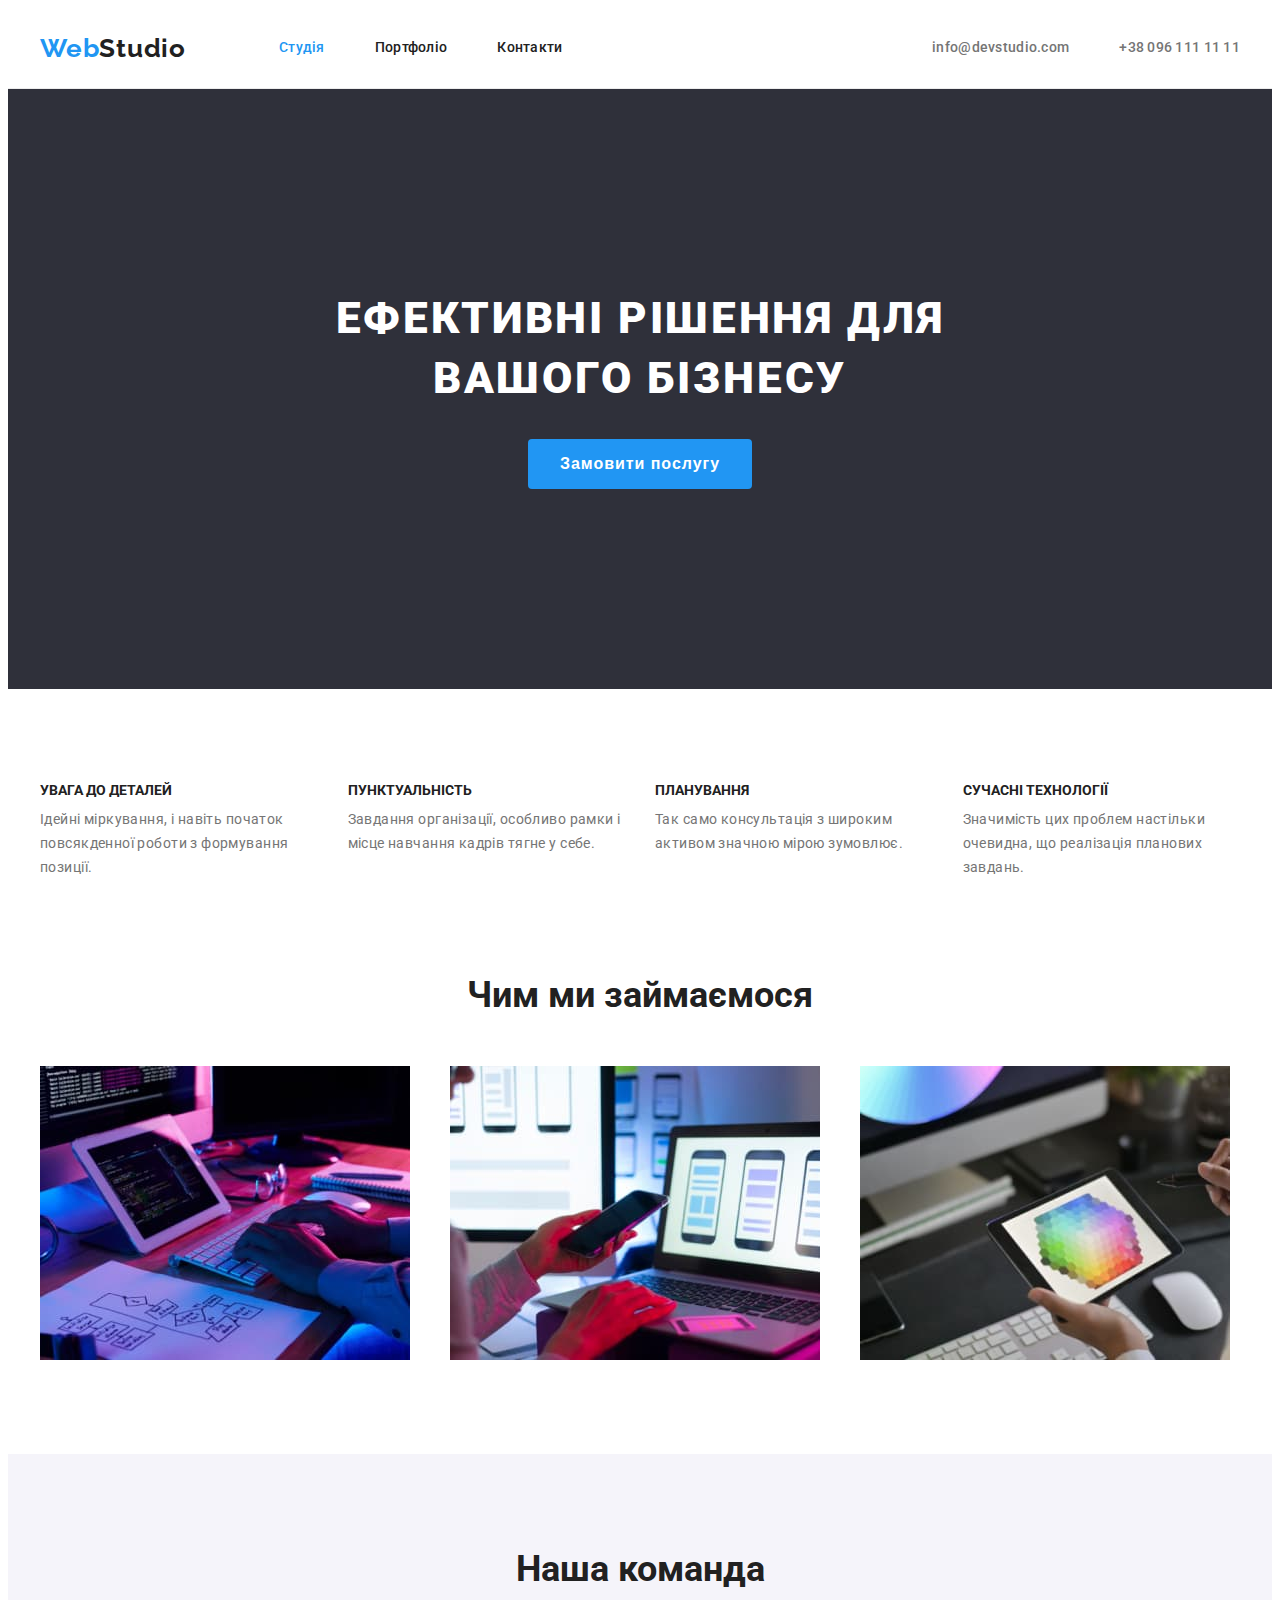
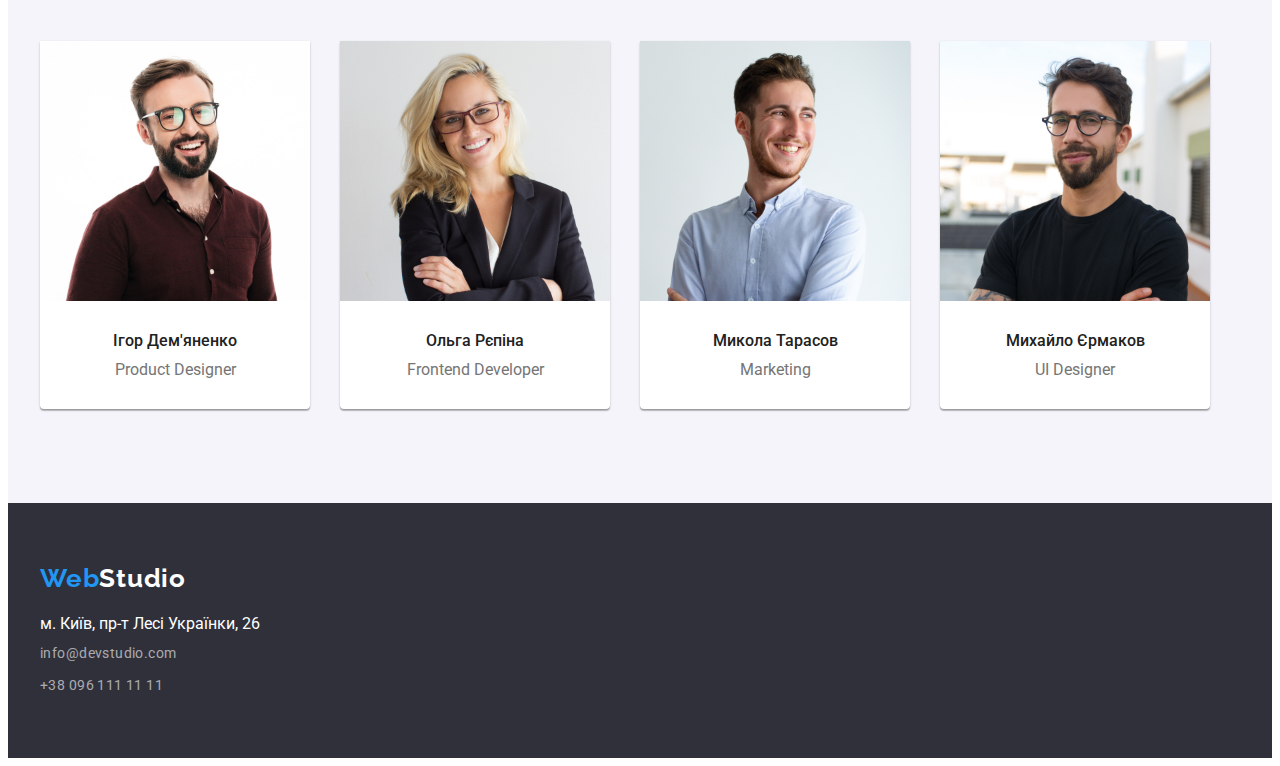
<file: index.html>
<!DOCTYPE html>
<html lang="uk">
  <head>
    <meta charset="UTF-8" />
    <meta http-equiv="X-UA-Compatible" content="IE=edge" />
    <meta name="viewport" content="width=device-width, initial-scale=1.0" />
    <title>Document</title>
    <link rel="preconnect" href="https://fonts.gstatic.com" crossorigin />
    <link
      href="https://fonts.googleapis.com/css2?family=Raleway:wght@700&family=Roboto:wght@400;500;700;900&display=swap"
      rel="stylesheet"
    />
    <link
      rel="stylesheet"
      href="https://cdnjs.cloudflare.com/ajax/libs/modern-normalize/1.1.0/modern-normalize.min.css"
      integrity="sha512-wpPYUAdjBVSE4KJnH1VR1HeZfpl1ub8YT/NKx4PuQ5NmX2tKuGu6U/JRp5y+Y8XG2tV+wKQpNHVUX03MfMFn9Q=="
      crossorigin="anonymous"
      referrerpolicy="no-referrer"
    />
    <link rel="stylesheet" href="./style/style.css" />
  </head>
  <body>
    <header class="page-header">
      <div class="container header-container">
        <a class="logo" href="./index.html" lang="en">
          Web<span class="logo-accent">Studio</span>
        </a>
        <nav class="site-nav">
          <ul class="list site-nav-list">
            <li class="nav-item">
              <a href="./index.html" class="link current nav-link">Студія</a>
            </li>
            <li class="nav-item">
              <a href="./portfolio.html" class="link nav-link">Портфоліо</a>
            </li>
            <li class="nav-item">
              <a href="" class="link nav-link">Контакти</a>
            </li>
          </ul>
        </nav>
        <div class="contact-header">
          <ul class="list contact-list">
            <li class="contact-item">
              <a href="mailto:info@devstudio.com" class="contact-link"
                >info@devstudio.com</a
              >
            </li>
            <li class="contact-item">
              <a href="tel:+380961111111" class="contact-link"
                >+38 096 111 11 11</a
              >
            </li>
          </ul>
        </div>
      </div>
    </header>
    <main>
      <section class="hero">
        <div class="container">
          <h1 class="hero-title">Ефективні рішення для вашого бізнесу</h1>
          <button type="button" class="primary active hero-button">
            Замовити послугу
          </button>
        </div>
      </section>
      <!-- Переваги -->
      <section class="section advantage">
        <div class="container">
          <h2 class="visually-hidden">Переваги</h2>
          <ul class="list advantage-list">
            <li class="advantage-item">
              <h3 class="title advantage-title">УВАГА ДО ДЕТАЛЕЙ</h3>
              <p class="advantage-text">
                Ідейні міркування, і навіть початок повсякденної роботи з
                формування позиції.
              </p>
            </li>
            <li class="advantage-item">
              <h3 class="title advantage-title">ПУНКТУАЛЬНІСТЬ</h3>
              <p class="advantage-text">
                Завдання організації, особливо рамки і місце навчання кадрів
                тягне у себе.
              </p>
            </li>
            <li class="advantage-item">
              <h3 class="title advantage-title">ПЛАНУВАННЯ</h3>
              <p class="advantage-text">
                Так само консультація з широким активом значною мірою зумовлює.
              </p>
            </li>
            <li class="advantage-item">
              <h3 class="title advantage-title">СУЧАСНІ ТЕХНОЛОГІЇ</h3>
              <p class="advantage-text">
                Значимість цих проблем настільки очевидна, що реалізація
                планових завдань.
              </p>
            </li>
          </ul>
        </div>
      </section>
      <!-- Чим ми займаємося -->
      <section class="section what-we-do">
        <div class="container">
          <h2 class="section-title what-we-do-title">Чим ми займаємося</h2>
          <ul class="list what-we-do-list">
            <li class="what-we-do-item">
              <img src="./images/box1.jpg" alt="ноутбук" width="370" />
            </li>
            <li class="what-we-do-item">
              <img src="./images/box2.jpg" alt="телефон" width="370" />
            </li>
            <li class="what-we-do-item">
              <img src="./images/box3.jpg" alt="планшет" width="370" />
            </li>
          </ul>
        </div>
      </section>
      <!-- наша комманда -->
      <section class="section team">
        <div class="container">
          <h2 class="section-title team-saction-title">Наша команда</h2>
          <ul class="team-list list">
            <li class="team-item">
              <img src="./images/ihor.jpg" alt="Ігор Дем'яненко" width="270" />
              <div class="team-description">
                <h3 class="title team-name">Ігор Дем'яненко</h3>
                <p class="team-position">Product Designer</p>
              </div>
            </li>
            <li class="team-item">
              <img src="./images/olga.jpg" alt="Ольга Рєпіна" width="270" />
              <div class="team-description">
                <h3 class="title team-name">Ольга Рєпіна</h3>
                <p class="team-position">Frontend Developer</p>
              </div>
            </li>
            <li class="team-item">
              <img src="./images/mikola.jpg" alt="Микола Тарасов" width="270" />
              <div class="team-description">
                <h3 class="title team-name">Микола Тарасов</h3>
                <p class="team-position">Marketing</p>
              </div>
            </li>
            <li class="team-item">
              <img
                src="./images/mihailo.jpg"
                alt="Михайло Єрмаков"
                width="270"
              />
              <div class="team-description">
                <h3 class="title team-name">Михайло Єрмаков</h3>
                <p class="team-position">UI Designer</p>
              </div>
            </li>
          </ul>
        </div>
      </section>
    </main>
    <footer class="footer">
      <div class="container">
        <div class="footer-logo">
          <a class="logo" href="./index.html">
            Web<span class="footer-logo-accent">Studio</span>
          </a>
        </div>

        <address>
          <ul class="list">
            <li class="footer-item">
              <a
                href="https://goo.gl/maps/SCkYAoC4yTZu4ZHw5"
                target="_blank"
                rel="noopener noreferrer"
                class="address text"
                >м. Київ, пр-т Лесі Українки, 26</a
              >
            </li>
            <li class="footer-item">
              <a href="mailto:info@devstudio.com" class="footer-contacts"
                >info@devstudio.com</a
              >
            </li>
            <li class="footer-item">
              <a href="tel:+380961111111" class="footer-contacts">+38 096 111 11 11</a>
            </li>
          </ul>
        </address>
      </div>
    </footer>
  </body>
</html>
</file>
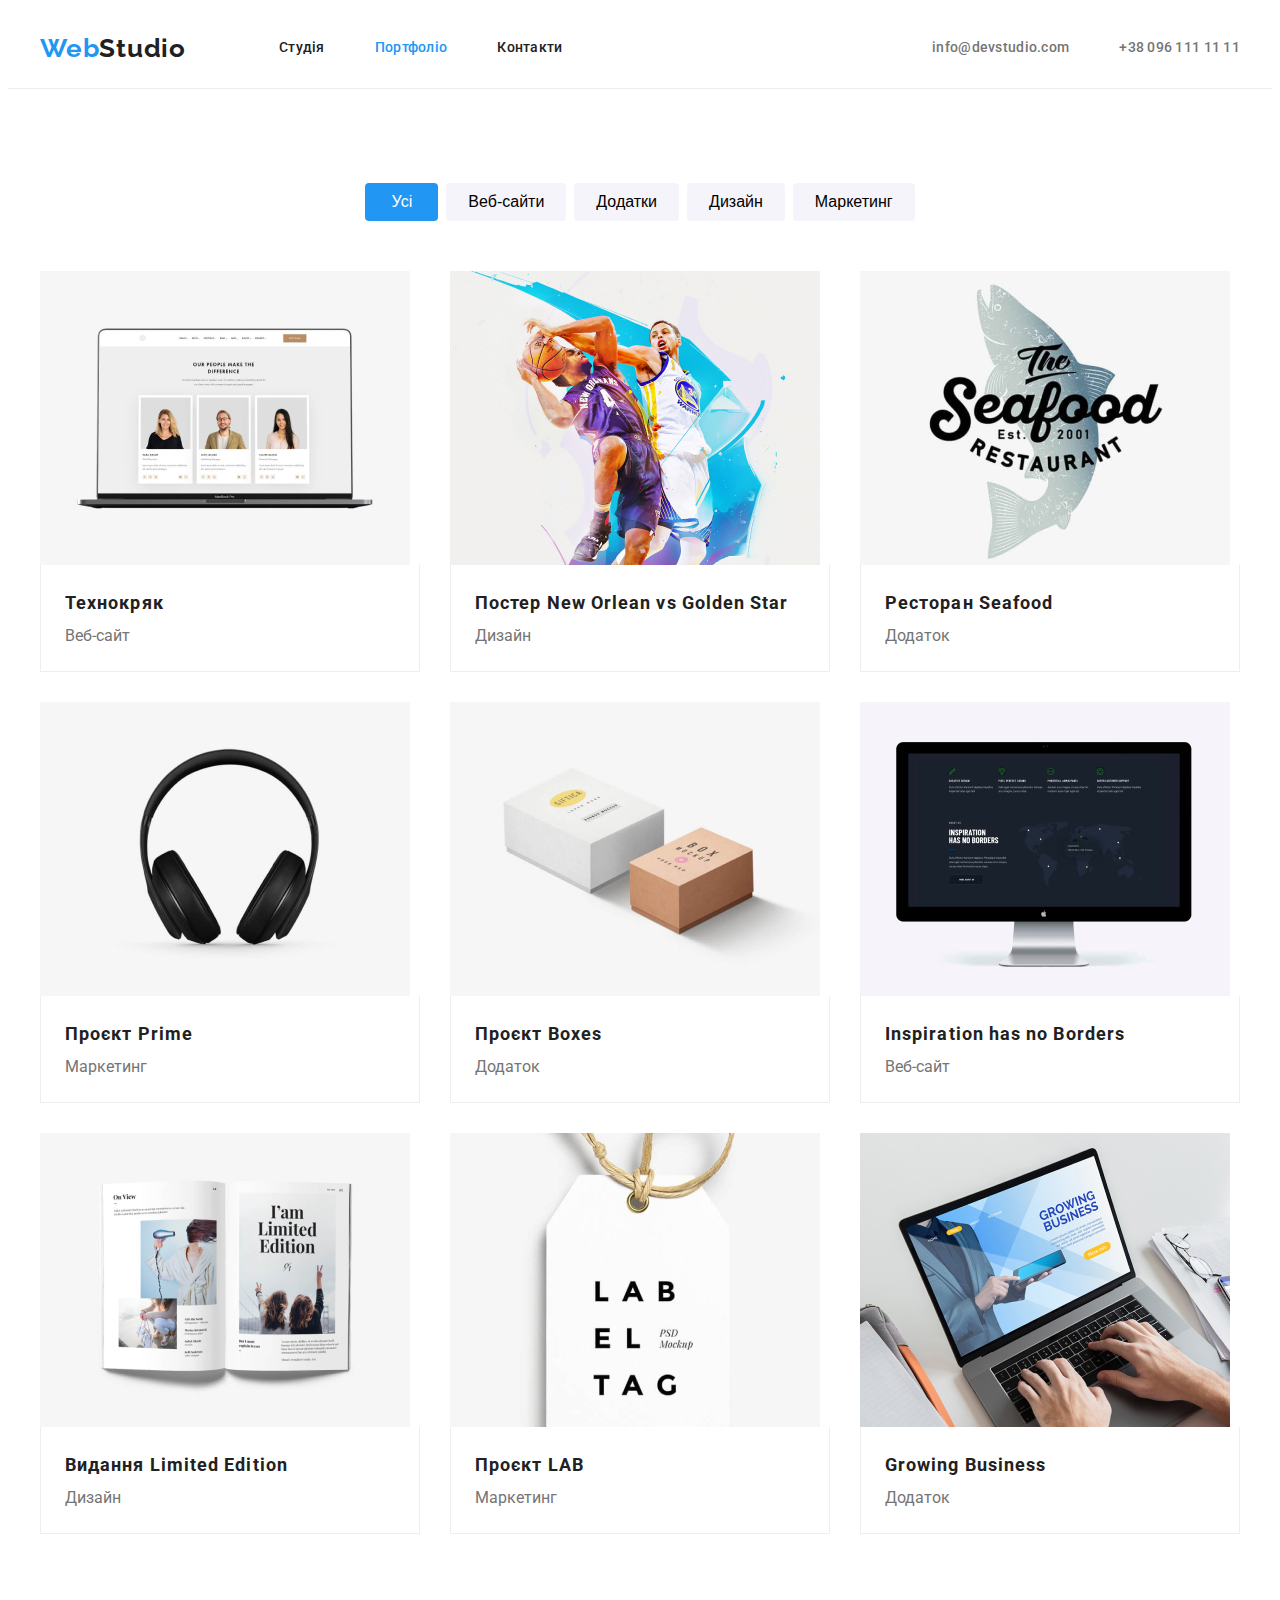
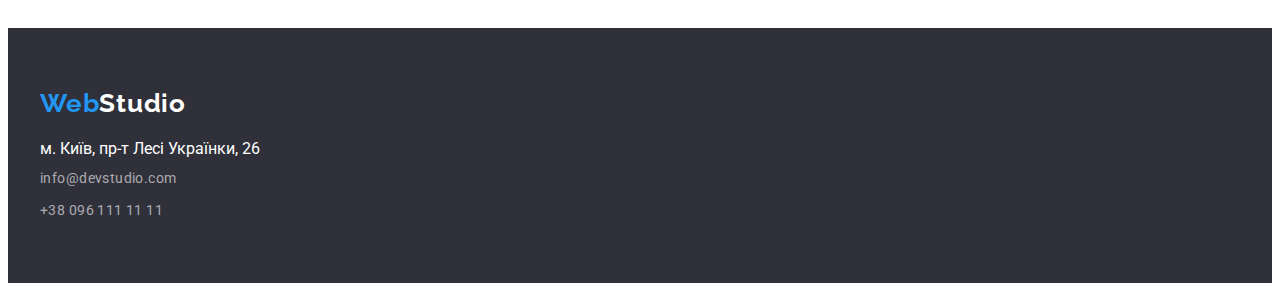
<file: portfolio.html>
<!DOCTYPE html>
<html lang="en">
  <head>
    <meta charset="UTF-8" />
    <meta http-equiv="X-UA-Compatible" content="IE=edge" />
    <meta name="viewport" content="width=device-width, initial-scale=1.0" />
    <title>Document</title>
    <link rel="preconnect" href="https://fonts.gstatic.com" crossorigin />
    <link
      href="https://fonts.googleapis.com/css2?family=Raleway:wght@700&family=Roboto:wght@400;500;700;900&display=swap"
      rel="stylesheet"
    />
    <link
      rel="stylesheet"
      href="https://cdnjs.cloudflare.com/ajax/libs/modern-normalize/1.1.0/modern-normalize.min.css"
      integrity="sha512-wpPYUAdjBVSE4KJnH1VR1HeZfpl1ub8YT/NKx4PuQ5NmX2tKuGu6U/JRp5y+Y8XG2tV+wKQpNHVUX03MfMFn9Q=="
      crossorigin="anonymous"
      referrerpolicy="no-referrer"
    />
    <link rel="stylesheet" href="./style/style.css" />
  </head>
  <body>
    <header class="page-header">
        <div class="container header-container">
          <a class="logo" href="./index.html" lang="en">
            Web<span class="logo-accent">Studio</span>
          </a>
          <nav class="site-nav">
            <ul class="list site-nav-list">
              <li class="nav-item">
                <a href="./index.html" class="link  nav-link">Студія</a>
              </li>
              <li class="nav-item">
                <a href="./portfolio.html" class="link current nav-link">Портфоліо</a>
              </li>
              <li class="nav-item">
                <a href="" class="link nav-link">Контакти</a>
              </li>
            </ul>
          </nav>
          <div class="contact-header">
            <ul class="list contact-list">
              <li class="contact-item">
                <a href="mailto:info@devstudio.com" class="contact-link"
                  >info@devstudio.com</a
                >
              </li>
              <li class="contact-item">
                <a href="tel:+380961111111" class="contact-link"
                  >+38 096 111 11 11</a
                >
              </li>
            </ul>
          </div>
        </div>
      </header>
    <main>
      <section class="section">
        <div class="container">
          <h1 class="visually-hidden">Портфоліо</h1>
          <ul class="list portfolio-filter-list">
            <li class="portfolio-filter-item">
              <button type="button" class="primary portfolio-filter-btn">
                Усі
              </button>
            </li>
            <li class="portfolio-filter-item">
              <button type="button" class="secondary portfolio-filter-btn">
                Веб-сайти
              </button>
            </li>
            <li class="portfolio-filter-item">
              <button type="button" class="secondary portfolio-filter-btn">
                Додатки
              </button>
            </li>
            <li class="portfolio-filter-item">
              <button type="button" class="secondary portfolio-filter-btn">
                Дизайн
              </button>
            </li>
            <li class="portfolio-filter-item">
              <button type="button" class="secondary portfolio-filter-btn">
                Маркетинг
              </button>
            </li>
          </ul>
          <ul class="list portfolio-list">
            <li class="portfolio-list-item">
              <a href="" class="link portfolio-link">
                <img
                  src="./images/technoquack.jpg"
                  alt="Технокряк"
                  width="370"
                />
                <div class="portfolio-item-description">
                  <h2 class="title portfolio-item-title">Технокряк</h2>
                  <p class="portfolio-item-text">Веб-сайт</p>
                </div>
              </a>
            </li>
            <li class="portfolio-list-item">
              <a href="" class="link portfolio-link">
                <img
                  src="./images/goldenstar.jpg"
                  alt="Goldenstar"
                  width="370"
                />
                <div class="portfolio-item-description">
                  <h2 class="title portfolio-item-title">
                    Постер New Orlean vs Golden Star
                  </h2>
                  <p class="portfolio-item-text">Дизайн</p>
                </div>
              </a>
            </li>
            <li class="portfolio-list-item">
              <a href="" class="link portfolio-link">
                <img src="./images/seafood.jpg" alt="Seafood" width="370" />
                <div class="portfolio-item-description">
                  <h2 class="title portfolio-item-title">Ресторан Seafood</h2>
                  <p class="portfolio-item-text">Додаток</p>
                </div>
              </a>
            </li>
            <li class="portfolio-list-item">
              <a href="" class="link portfolio-link">
                <img src="./images/prime.jpg" alt="Prime" width="370" />
                <div class="portfolio-item-description">
                  <h2 class="title portfolio-item-title">Проєкт Prime</h2>
                  <p class="portfolio-item-text">Маркетинг</p>
                </div>
              </a>
            </li>
            <li class="portfolio-list-item">
              <a href="" class="link portfolio-link">
                <img src="./images/boxes.jpg" alt="Boxes" width="370" />
                <div class="portfolio-item-description">
                  <h2 class="title portfolio-item-title">Проєкт Boxes</h2>
                  <p class="portfolio-item-text">Додаток</p>
                </div>
              </a>
            </li>
            <li class="portfolio-list-item">
              <a href="" class="link portfolio-link">
                <img
                  src="./images/borders.jpg"
                  alt="Inspiration has no Borders"
                  width="370"
                />
                <div class="portfolio-item-description">
                  <h2 class="title portfolio-item-title">
                    Inspiration has no Borders
                  </h2>
                  <p class="portfolio-item-text">Веб-сайт</p>
                </div>
              </a>
            </li>
            <li class="portfolio-list-item">
              <a href="" class="link portfolio-link">
                <img
                  src="./images/education.jpg"
                  alt="Limited Edition"
                  width="370"
                />
                <div class="portfolio-item-description">
                  <h2 class="title portfolio-item-title">
                    Видання Limited Edition
                  </h2>
                  <p class="portfolio-item-text">Дизайн</p>
                </div>
              </a>
            </li>
            <li class="portfolio-list-item">
              <a href="" class="link portfolio-link">
                <img src="./images/lab.jpg" alt="LAB" width="370" />
                <div class="portfolio-item-description">
                  <h2 class="title portfolio-item-title">Проєкт LAB</h2>
                  <p class="portfolio-item-text">Маркетинг</p>
                </div>
              </a>
            </li>
            <li class="portfolio-list-item">
              <a href="" class="link portfolio-link">
                <img
                  src="./images/growing.jpg"
                  alt="rowing Business
                "
                  width="370"
                />
                <div class="portfolio-item-description">
                  <h2 class="title portfolio-item-title">Growing Business</h2>
                  <p class="portfolio-item-text">Додаток</p>
                </div>
              </a>
            </li>
          </ul>
        </div>
      </section>
    </main>
    <footer class="footer">
        <div class="container">
          <div class="footer-logo">
            <a class="logo" href="./index.html">
              Web<span class="footer-logo-accent">Studio</span>
            </a>
          </div>
  
          <address>
            <ul class="list">
              <li class="footer-item">
                <a
                  href="https://goo.gl/maps/SCkYAoC4yTZu4ZHw5"
                  target="_blank"
                  rel="noopener noreferrer"
                  class="address text"
                  >м. Київ, пр-т Лесі Українки, 26</a
                >
              </li>
              <li class="footer-item">
                <a href="mailto:info@devstudio.com" class="footer-contacts"
                  >info@devstudio.com</a
                >
              </li>
              <li class="footer-item">
                <a href="tel:+380961111111" class="footer-contacts">+38 096 111 11 11</a>
              </li>
            </ul>
          </address>
        </div>
      </footer>
  </body>
</html>
</file>
<file: style/style.css>
/* основной цвет текста #757575 */
/* цвет заголовков #212121  */
/* цвет кнопок #2196F3 */
:root {
  --main-text-color: #757575;
  --title-text-color: #212121;
  --accent-color: #2196f3;
  --primary-white-color: #ffffff;
}

h1,
h2,
h3,
h4,
p {
  margin-top: 0;
  margin-bottom: 0;
}
ul,
ol {
  margin-top: 0;
  margin-bottom: 0;
  padding-left: 0;
}
img {
  display: block;
}

body {
  font-family: "Roboto", sans-serif;
  color: var(--main-text-color);
  background-color: var(--primary-white-color);
}

/* ==================== /COMPONENTS ==================== */

.list {
  list-style: none;
}
.link {
  text-decoration: none;
}

.title {
  color: var(--title-text-color);
}

.section {
  padding: 94px 0;
}
.section-title {
  color: var(--title-text-color);
  font-size: 36px;
  line-height: 1.17;
  text-align: center;
}

/* ==================== /COMPONENTS ==================== */

/* =========   HIDDEN  ============= */
.visually-hidden {
  position: absolute;
  width: 1px;
  height: 1px;
  margin: -1px;
  border: 0;
  padding: 0;

  white-space: nowrap;
  clip-path: inset(100%);
  clip: rect(0 0 0 0);
  overflow: hidden;
}
/* =========   HIDDEN  ============= */

/*===========        HEDER     ================== */
.page-header {
  border-bottom: 1px solid #ececec;
}

.container {
  width: 1200px;
  padding: 0 15px;
  margin-left: auto;
  margin-right: auto;
}
.header-container {
  display: flex;
  align-items: center;
}
.site-nav-list {
  display: flex;
}
.nav-item:not(:last-child) {
  margin-right: 50px;
}

/* ================= LOGO =================== */
.logo {
  text-decoration: none;
  font-family: "Raleway";
  font-weight: 700;
  font-size: 26px;
  line-height: 1.19;
  letter-spacing: 0.03em;
  color: var(--accent-color);
  margin-right: 93px;
}
.logo-accent {
  color: var(--title-text-color);
}
/* ================= LOGO =================== */

/* site nav */

.site-nav {
  font-weight: 500;
  font-size: 14px;
  line-height: 1.14;
  letter-spacing: 0.02em;
}
.nav-link {
  display: block;
  color: var(--title-text-color);
  padding: 32px 0;
}
.nav-link:hover,
.nav-link:focus,
.site-nav .current {
  color: var(--accent-color);
}

/* HEDER CONTACTS */
.contact-header {
  margin-left: auto;
}
.contact-link {
  color: var(--main-text-color);
  text-decoration: none;
  font-weight: 500;
  font-size: 14px;
  line-height: 1.14;
  letter-spacing: 0.02em;
}
.contact-link {
  display: block;
  padding: 32px 0;
}
.contact-link:hover,
.contact-link:focus {
  color: var(--accent-color);
}
.contact-list {
  display: flex;
}
.contact-item:not(:last-child) {
  margin-right: 50px;
}

/* ===============   HERO   ========================== */
.hero-title {
  max-width: 700px;
  font-weight: 900;
  font-size: 44px;
  line-height: 1.36;

  text-align: center;
  letter-spacing: 0.06em;
  text-transform: uppercase;
  color: var(--primary-white-color);
  margin-bottom: 30px;
  margin-left: auto;
  margin-right: auto;
}
.hero-button {
  font-weight: 700;
  font-size: 16px;
  line-height: 1.87;

  align-items: center;
  text-align: center;
  letter-spacing: 0.06em;
  padding: 10px 32px;

  display: block;
  border-radius: 4px;
  margin-left: auto;
  margin-right: auto;
  border: 0px;
}
.hero-button:active,
.hero-button:hover,
.hero-button:focus {
  background-color: #188ce8;
}
.hero {
  background: #2f303a;
  padding: 200px 0;
}
/* ===============   HERO   ========================== */

/*==================    ADVANTAGE   =======================*/

.advantage-list {
  display: flex;
  gap: 30px;
}

.advantage-item {
  width: calc((100% - 3 * 30px) / 4);
}

.advantage-title {
  font-weight: 700;
  font-size: 14px;
  line-height: 1.14;
  text-transform: uppercase;
  margin-bottom: 10px;
}

.advantage-text {
  font-size: 14px;
  line-height: 1.71;

  letter-spacing: 0.03em;
}
/*==================    ADVANTAGE   =======================*/

/* ============  WHAT WE DO   ============== */
.what-we-do {
  padding-top: 0;
}

.what-we-do-title {
  margin-bottom: 50px;
}
.what-we-do-list {
  display: flex;
  gap: 30px;
}
.what-we-do-item {
  width: calc((100% - 2 * 30px) / 3);
}
/* ============  WHAT WE DO   ============== */

/*==============    TEAM   ================= */
.team {
  background-color: #f5f4fa;
}

.team-saction-title {
  margin-bottom: 50px;
}

.team-list {
  display: flex;
  gap: 30px;
}

.team-item {
  box-shadow: 0px 1px 3px rgba(0, 0, 0, 0.12), 0px 1px 1px rgba(0, 0, 0, 0.14),
    0px 2px 1px rgba(0, 0, 0, 0.2);
  border-radius: 0 0 4px 4px;
  background-color: var(--primary-white-color);
}

.team-description {
  padding: 30px 0;
}

.team-name {
  font-weight: 500;
  font-size: 16px;
  line-height: 1.19;
  text-align: center;
  margin-bottom: 10px;
}
.team-position {
  font-weight: 400;
  font-size: 16px;
  line-height: 1.19;

  text-align: center;
  color: var(--main-text-color);
}

/*==============    TEAM   ================= */

/* =================     FOOTER    ================ */
.footer {
  background-color: #2f303a;
  padding: 60px 0;
}
.footer-logo {
  margin-bottom: 20px;
}

.footer-logo-accent{
  color: var(--primary-white-color);
}
.address {
  color: var(--primary-white-color);
  text-decoration: none;
  font-style: normal;
}
.footer-contacts {
  color: rgba(255, 255, 255, 0.6);
  text-decoration: none;
  font-style: normal;

  font-weight: 400;
  font-size: 14px;
  line-height: 1.71;
  letter-spacing: 0.03em;

}
.footer-contacts:hover,
.footer-contacts:focus {
  color: var(--accent-color);
}

.footer-item:not(:last-child) {
  margin-bottom: 9px;
}
/* =================     FOOTER    ================ */

/* button portfolio */

.primary {
  color: var(--primary-white-color);
  background-color: var(--accent-color);
}

.secondary {
  background-color: #f5f4fa;
}
.secondary:hover,
.secondary:focus {
  color: var(--primary-white-color);
  background-color: var(--accent-color);
}
.primary,
.secondary:hover,
.secondary:focus {
  cursor: pointer;
}

/* ==========  PORTFOLIO ====================== */
.portfolio-item-title {
  font-weight: 700;
  font-size: 18px;
  line-height: 2;

  letter-spacing: 0.06em;
}
.portfolio-item-text {
  color: var(--main-text-color);
  font-weight: 400;
  font-size: 16px;
  line-height: 1.87;
}

.portfolio-filter-list {
  display: flex;
  gap: 8px;
  justify-content: center;
  margin-bottom: 50px;
}

.portfolio-filter-btn {
  font-weight: 500;
  font-size: 16px;
  line-height: 1.62;
  border: 0;
  padding: 6px 22px;
  min-width: 73px;
  border-radius: 4px;
}
.portfolio-filter-item {
  min-width: 73px;
  text-align: center;
}

.portfolio-list {
  display: flex;
  flex-wrap: wrap;
  gap: 30px;
}

.portfolio-list-item {
  flex-basis: calc((100% - 2 * 30px) / 3);
}

.portfolio-link {
  height: 100%;
  display: flex;
  flex-direction: column;
}
.portfolio-item-description {
  padding: 20px 24px;
  flex-grow: 1;

  border: 1px solid #eeeeee;
  border-top: 0;
}

/* ==========  PORTFOLIO ====================== */
</file>
